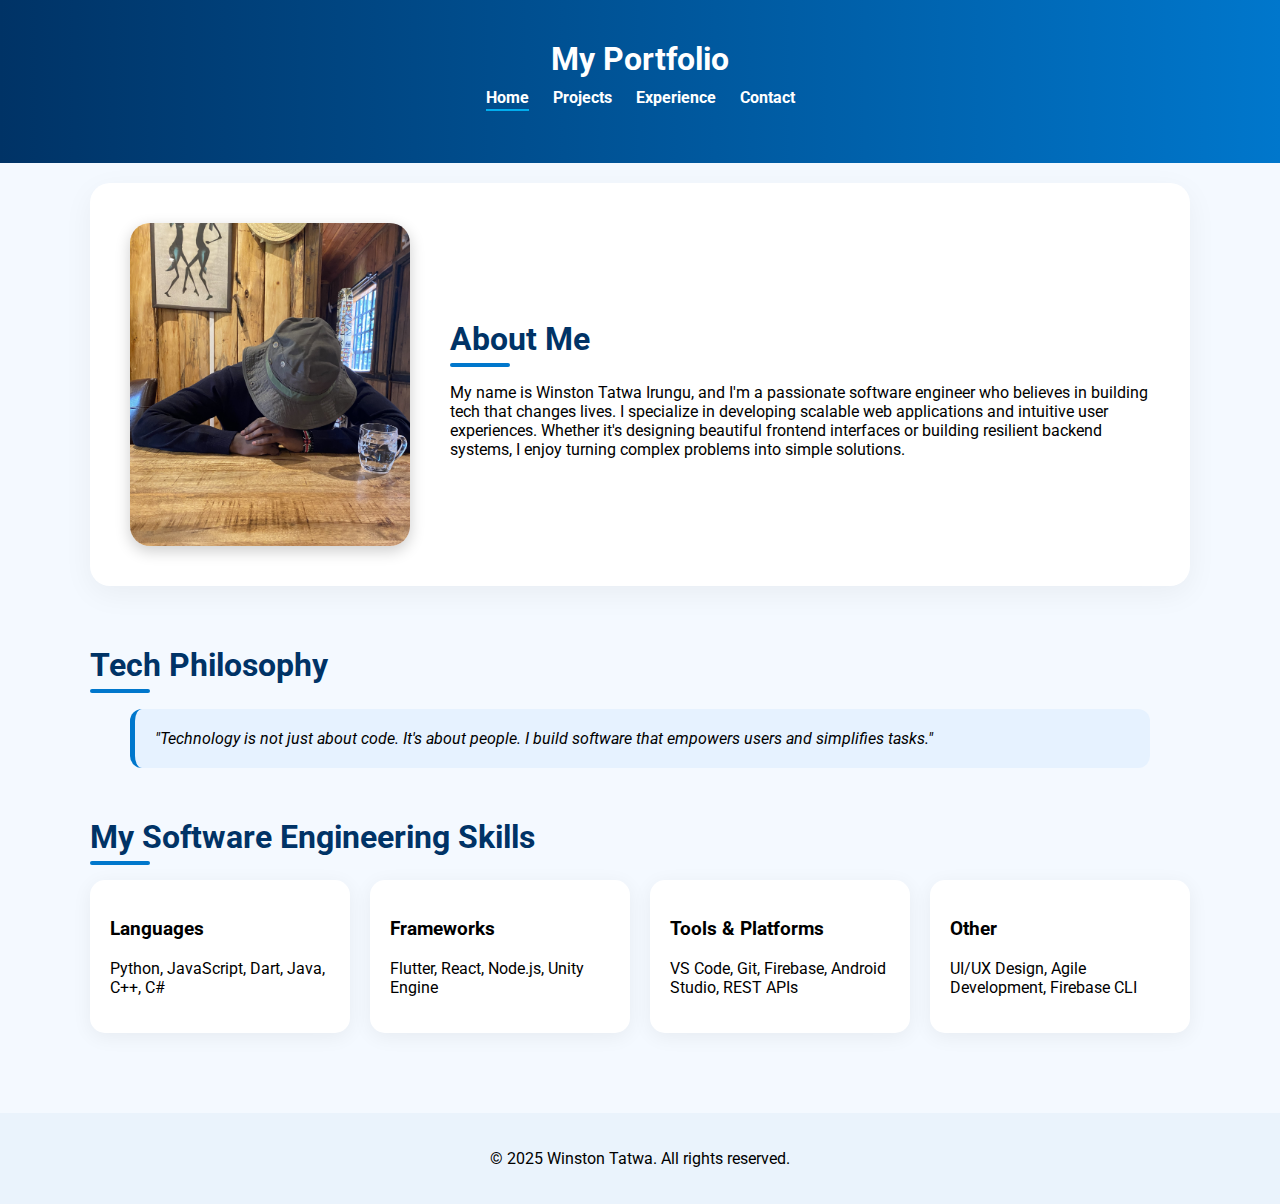
<file: index.html>
<!DOCTYPE html>
<html lang="en">
<head>
  <meta charset="UTF-8" />
  <meta name="viewport" content="width=device-width, initial-scale=1.0"/>
  <title>Winston Tatwa - Software Engineer</title>

  <!--  External CSS -->
  <link rel="stylesheet" href="style.css" />

  <!--  Embedded CSS -->
  <style>
    .about-section {
      display: flex;
      align-items: center;
      gap: 40px;
      margin-bottom: 60px;
      background: #ffffff;
      padding: 40px;
      border-radius: 20px;
      box-shadow: 0 8px 30px rgba(0, 0, 0, 0.05);
    }

    .about-section img {
      width: 280px;
      height: auto;
      border-radius: 20px;
      box-shadow: 0 5px 15px rgba(0, 0, 0, 0.2);
    }

    .section-heading {
      font-size: 2rem;
      font-weight: bold;
      color: #003366;
      margin-bottom: 15px;
      position: relative;
    }

    .section-heading::after {
      content: "";
      display: block;
      width: 60px;
      height: 4px;
      background: #0077cc;
      margin-top: 5px;
      border-radius: 5px;
    }

    blockquote {
      background-color: #e6f2ff;
      border-left: 5px solid #0077cc;
      font-style: italic;
      padding: 20px;
      margin-bottom: 50px;
      border-radius: 12px;
    }

    .skills-section {
      display: grid;
      grid-template-columns: repeat(auto-fit, minmax(250px, 1fr));
      gap: 20px;
    }

    .skill-card {
      background: white;
      padding: 20px;
      border-radius: 15px;
      box-shadow: 0 4px 20px rgba(0, 0, 0, 0.06);
      transition: transform 0.3s ease;
    }

    .skill-card:hover {
      transform: translateY(-5px);
    }
  </style>
</head>
<body style="background-color: #f4f9ff;"> <!-- Inline CSS here -->

  <header class="header">
    <div class="container">
      <h1 class="site-title">My Portfolio</h1>
      <nav class="nav">
        <ul>
          <li><a href="index.html" class="active">Home</a></li>
          <li><a href="projects.html">Projects</a></li>
          <li><a href="experience.html">Experience</a></li>
	  <li><a href="contact.html">Contact</a></li>
        </ul>
      </nav>
    </div>
  </header>

  <main class="container">
    <!-- About Me -->
    <section class="about-section">
      <img src="Images/IMG_3787.jpg" alt="Winston Tatwa">
      <div>
        <h2 class="section-heading">About Me</h2>
        <p>
          My name is Winston Tatwa Irungu, and I'm a passionate software engineer
          who believes in building tech that changes lives. I specialize in developing
          scalable web applications and intuitive user experiences. Whether it's
          designing beautiful frontend interfaces or building resilient backend systems,
          I enjoy turning complex problems into simple solutions.
        </p>
      </div>
    </section>

    <!-- Tech Philosophy -->
    <h2 class="section-heading">Tech Philosophy</h2>
    <blockquote>
      "Technology is not just about code. It's about people. I build software that empowers users and simplifies tasks."
    </blockquote>

    <!-- Skills -->
    <h2 class="section-heading">My Software Engineering Skills</h2>
    <section class="skills-section">
      <div class="skill-card">
        <h3>Languages</h3>
        <p>Python, JavaScript, Dart, Java, C++, C#</p>
      </div>
      <div class="skill-card">
        <h3>Frameworks</h3>
        <p>Flutter, React, Node.js, Unity Engine</p>
      </div>
      <div class="skill-card">
        <h3>Tools & Platforms</h3>
        <p>VS Code, Git, Firebase, Android Studio, REST APIs</p>
      </div>
      <div class="skill-card">
        <h3>Other</h3>
        <p>UI/UX Design, Agile Development, Firebase CLI</p>
      </div>
    </section>
  </main>

  <footer class="footer">
    <p>© 2025 Winston Tatwa. All rights reserved.</p>
  </footer>
</body>
</html>
</file>
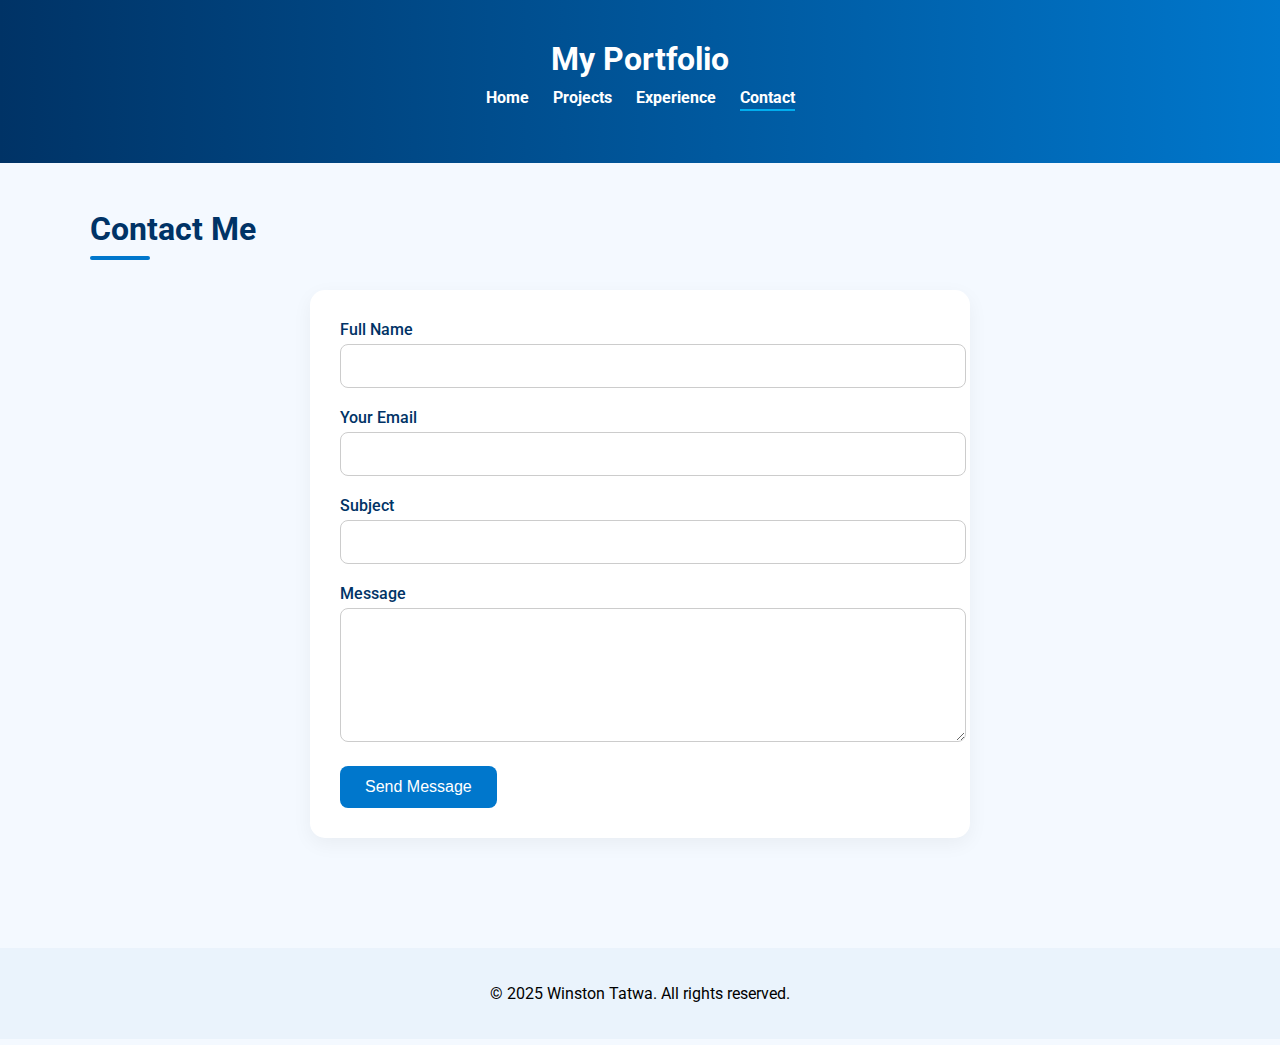
<file: contact.html>
<!DOCTYPE html>
<html lang="en">
<head>
  <meta charset="UTF-8" />
  <title>Contact Me - Winston Tatwa</title>
  <link rel="stylesheet" href="style.css" />

  <!-- Embedded CSS for form styling -->
  <style>
    .section-heading {
      font-size: 2rem;
      font-weight: bold;
      color: #003366;
      margin-bottom: 20px;
      position: relative;
    }

    .section-heading::after {
      content: '';
      display: block;
      width: 60px;
      height: 4px;
      background: #0077cc;
      margin-top: 8px;
      border-radius: 5px;
    }

    .contact-form {
      background: white;
      padding: 30px;
      border-radius: 15px;
      max-width: 600px;
      margin: 30px auto;
      box-shadow: 0 6px 20px rgba(0, 0, 0, 0.05);
    }

    .contact-form label {
      display: block;
      margin-bottom: 5px;
      font-weight: 500;
      color: #003366;
    }

    .contact-form input,
    .contact-form textarea {
      width: 100%;
      padding: 12px;
      margin-bottom: 20px;
      border: 1px solid #ccc;
      border-radius: 8px;
      font-size: 1rem;
    }

    .contact-form button {
      background-color: #0077cc;
      color: white;
      padding: 12px 25px;
      border: none;
      border-radius: 8px;
      font-size: 1rem;
      cursor: pointer;
      transition: background-color 0.3s ease;
    }

    .contact-form button:hover {
      background-color: #005fa3;
    }
  </style>
</head>
<body style="background-color: #f4f9ff;">
  <header class="header">
    <div class="container">
      <h1 class="site-title">My Portfolio</h1>
      <nav class="nav">
        <ul>
          <li><a href="index.html">Home</a></li>
          <li><a href="projects.html">Projects</a></li>
          <li><a href="experience.html">Experience</a></li>
          <li><a href="contact.html" class="active">Contact</a></li>
        </ul>
      </nav>
    </div>
  </header>

  <main class="container">
    <h2 class="section-heading">Contact Me</h2>

    <form class="contact-form" action="mailto:tatwairungu@icloud.com" method="POST" enctype="text/plain">
      <label for="name">Full Name</label>
      <input type="text" id="name" name="name" required>

      <label for="email">Your Email</label>
      <input type="email" id="email" name="email" required>

      <label for="subject">Subject</label>
      <input type="text" id="subject" name="subject" required>

      <label for="message">Message</label>
      <textarea id="message" name="message" rows="6" required></textarea>

      <button type="submit">Send Message</button>
    </form>
  </main>

  <footer class="footer">
    <p>© 2025 Winston Tatwa. All rights reserved.</p>
  </footer>
</body>
</html>
</file>
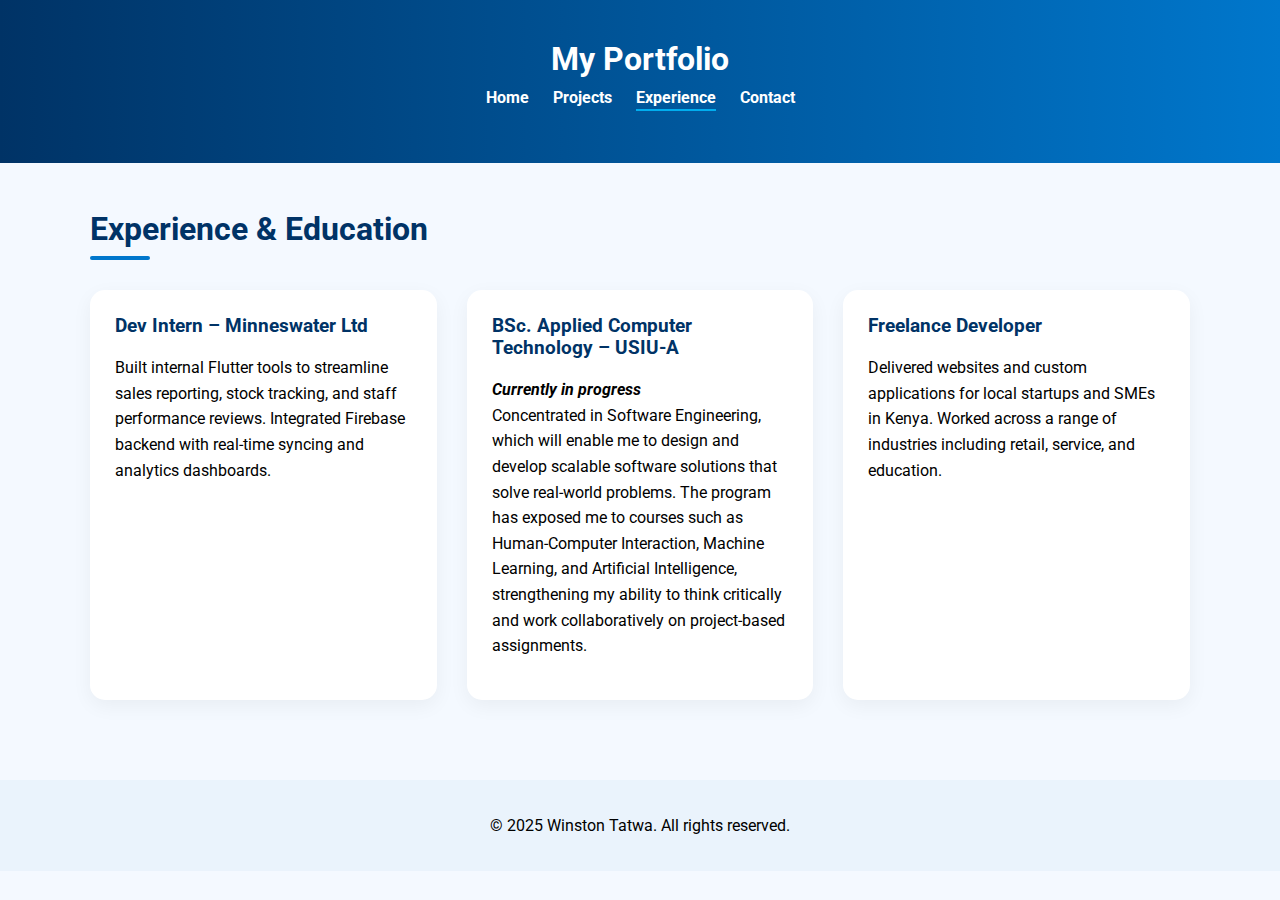
<file: experience.html>
<!DOCTYPE html>
<html lang="en">
<head>
  <meta charset="UTF-8" />
  <title>Experience - Winston Tatwa</title>
  <link rel="stylesheet" href="style.css" />

  <!-- Embedded CSS for Experience Page -->
  <style>
    .section-heading {
      font-size: 2rem;
      font-weight: bold;
      color: #003366;
      margin-bottom: 20px;
      position: relative;
    }

    .section-heading::after {
      content: '';
      display: block;
      width: 60px;
      height: 4px;
      background: #0077cc;
      margin-top: 8px;
      border-radius: 5px;
    }

    .experience-grid {
      display: grid;
      grid-template-columns: repeat(auto-fit, minmax(300px, 1fr));
      gap: 30px;
      margin-top: 30px;
    }

    .experience-card {
      background: white;
      padding: 25px;
      border-radius: 15px;
      box-shadow: 0 6px 20px rgba(0, 0, 0, 0.05);
      transition: transform 0.3s ease;
    }

    .experience-card:hover {
      transform: translateY(-5px);
    }

    .experience-card h3 {
      margin-top: 0;
      color: #003366;
    }

    .experience-card p {
      font-size: 1rem;
      line-height: 1.6;
    }
  </style>
</head>
<body style="background-color: #f4f9ff;">
  <header class="header">
    <div class="container">
      <h1 class="site-title">My Portfolio</h1>
      <nav class="nav">
        <ul>
          <li><a href="index.html">Home</a></li>
          <li><a href="projects.html">Projects</a></li>
          <li><a href="experience.html" class="active">Experience</a></li>
          <li><a href="contact.html">Contact</a></li>
        </ul>
      </nav>
    </div>
  </header>

  <main class="container">
    <h2 class="section-heading">Experience & Education</h2>

    <div class="experience-grid">
      <div class="experience-card">
        <h3>Dev Intern – Minneswater Ltd</h3>
        <p>
          Built internal Flutter tools to streamline sales reporting, stock tracking, and staff performance reviews. 
          Integrated Firebase backend with real-time syncing and analytics dashboards.
        </p>
      </div>

      <div class="experience-card">
        <h3>BSc. Applied Computer Technology – USIU-A</h3>
  <p>
    <em><strong>Currently in progress</strong></em><br>
    Concentrated in Software Engineering, which will enable me to design and develop scalable software solutions that solve real-world problems.
    The program has exposed me to courses such as Human-Computer Interaction, Machine Learning, and Artificial Intelligence, strengthening my ability to think critically and work collaboratively on project-based assignments.
  </p>
      </div>

      <div class="experience-card">
        <h3>Freelance Developer</h3>
        <p>
          Delivered websites and custom applications for local startups and SMEs in Kenya. 
          Worked across a range of industries including retail, service, and education.
        </p>
      </div>
    </div>
  </main>

  <footer class="footer">
    <p>© 2025 Winston Tatwa. All rights reserved.</p>
  </footer>
</body>
</html>
</file>
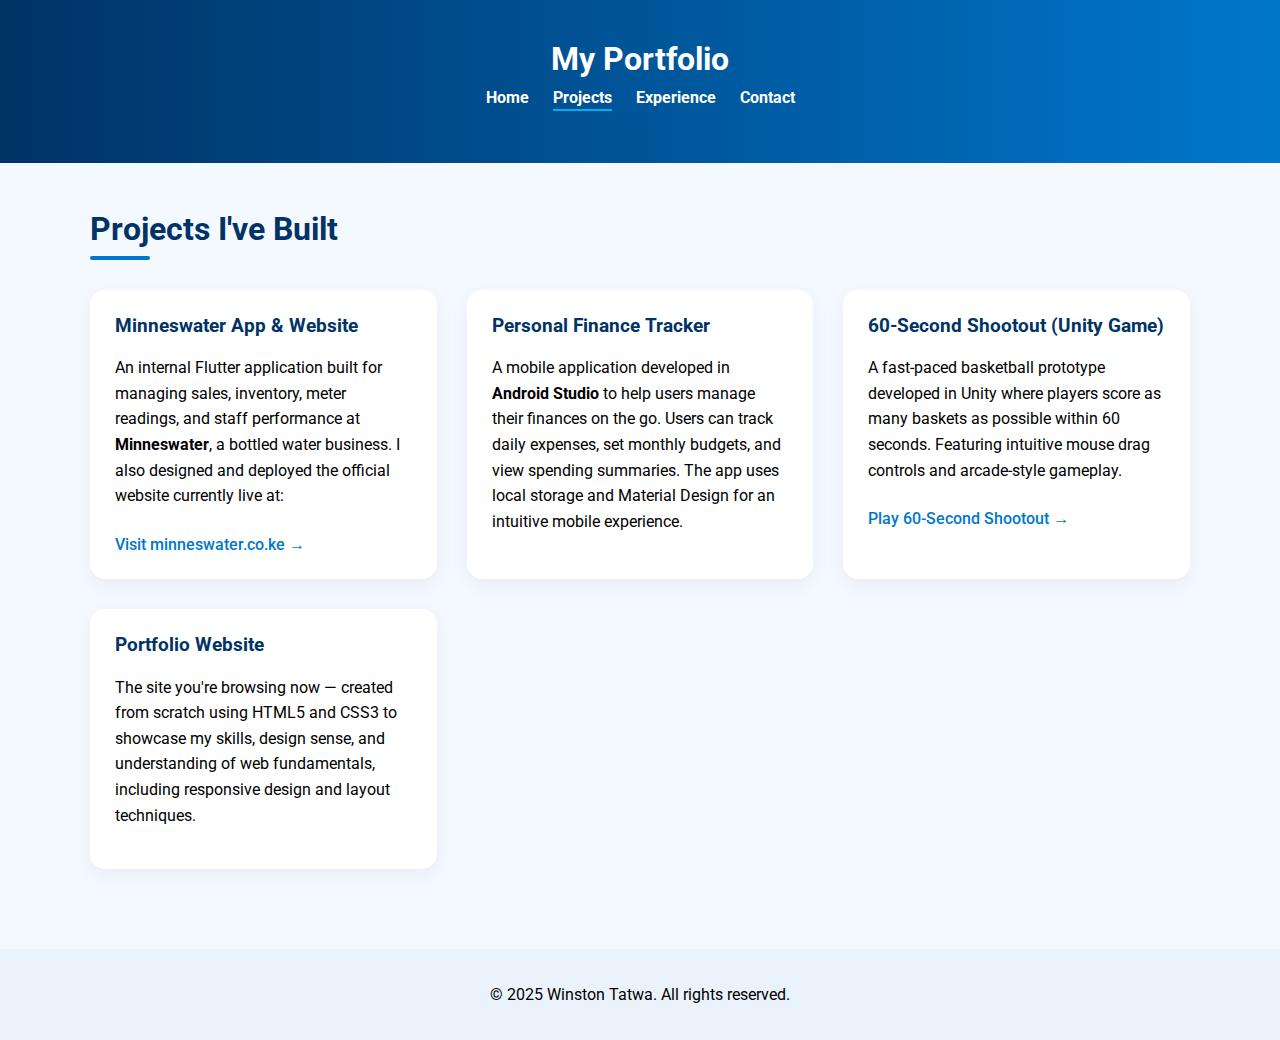
<file: projects.html>
<!DOCTYPE html>  
<html lang="en">
<head>
  <meta charset="UTF-8" />
  <title>Projects - Winston Tatwa</title>
  <link rel="stylesheet" href="style.css" />

  <!-- Embedded CSS for this page only -->
  <style>
    .section-heading {
      font-size: 2rem;
      font-weight: bold;
      color: #003366;
      margin-bottom: 20px;
      position: relative;
    }

    .section-heading::after {
      content: '';
      display: block;
      width: 60px;
      height: 4px;
      background: #0077cc;
      margin-top: 8px;
      border-radius: 5px;
    }

    .project-grid {
      display: grid;
      grid-template-columns: repeat(auto-fit, minmax(280px, 1fr));
      gap: 30px;
      margin-top: 30px;
    }

    .project-card {
      background: white;
      padding: 25px;
      border-radius: 15px;
      box-shadow: 0 6px 20px rgba(0, 0, 0, 0.05);
      transition: transform 0.3s ease;
    }

    .project-card:hover {
      transform: translateY(-6px);
    }

    .project-card h3 {
      margin-top: 0;
      color: #003366;
    }

    .project-card p {
      font-size: 1rem;
      line-height: 1.6;
    }

    .project-card a {
      display: inline-block;
      margin-top: 10px;
      color: #0077cc;
      text-decoration: none;
      font-weight: 500;
    }

    .project-card a:hover {
      text-decoration: underline;
    }
  </style>
</head>
<body style="background-color: #f4f9ff;">
  <header class="header">
    <div class="container">
      <h1 class="site-title">My Portfolio</h1>
      <nav class="nav">
        <ul>
          <li><a href="index.html">Home</a></li>
          <li><a href="projects.html" class="active">Projects</a></li>
          <li><a href="experience.html">Experience</a></li>
          <li><a href="contact.html">Contact</a></li>
        </ul>
      </nav>
    </div>
  </header>

  <main class="container">
    <h2 class="section-heading">Projects I've Built</h2>

    <div class="project-grid">
      <div class="project-card">
        <h3>Minneswater App & Website</h3>
        <p>
          An internal Flutter application built for managing sales, inventory, meter readings,
          and staff performance at <strong>Minneswater</strong>, a bottled water business.
          I also designed and deployed the official website currently live at:
        </p>
        <a href="https://minneswater.co.ke" target="_blank">Visit minneswater.co.ke →</a>
      </div>

      <div class="project-card">
        <h3>Personal Finance Tracker</h3>
        <p>
          A mobile application developed in <strong>Android Studio</strong> to help users manage their finances on the go. 
          Users can track daily expenses, set monthly budgets, and view spending summaries. The app uses local storage
          and Material Design for an intuitive mobile experience.
        </p>
      </div>

      <div class="project-card">
        <h3>60-Second Shootout (Unity Game)</h3>
        <p>
          A fast-paced basketball prototype developed in Unity where players score as many baskets as possible
          within 60 seconds. Featuring intuitive mouse drag controls and arcade-style gameplay.
        </p>
        <a href="https://play.unity.com/en/games/9faae913-b0b0-4abc-819d-dd062534c8ec/60-second-shootout" target="_blank">
          Play 60-Second Shootout →
        </a>
      </div>

      <div class="project-card">
        <h3>Portfolio Website</h3>
        <p>
          The site you're browsing now — created from scratch using HTML5 and CSS3 to showcase my skills,
          design sense, and understanding of web fundamentals, including responsive design and layout techniques.
        </p>
      </div>
    </div>
  </main>

  <footer class="footer">
    <p>© 2025 Winston Tatwa. All rights reserved.</p>
  </footer>
</body>
</html>
</file>
<file: style.css>
@import url('https://fonts.googleapis.com/css2?family=Roboto:wght@400;700&display=swap');

body {
  font-family: 'Roboto', sans-serif;
  margin: 0;
  padding: 0;
}

.container {
  max-width: 1100px;
  margin: auto;
  padding: 20px;
}

.header {
  background: linear-gradient(to right, #003366, #0077cc);
  color: white;
  padding: 20px;
  text-align: center;
}

.site-title {
  margin: 0;
  font-size: 2rem;
}

.nav ul {
  list-style: none;
  padding: 0;
  margin-top: 10px;
}

.nav li {
  display: inline-block;
  margin: 0 10px;
}

.nav a {
  color: white;
  text-decoration: none;
  font-weight: bold;
}

.nav a.active,
.nav a:hover {
  border-bottom: 2px solid #00aeef;
  padding-bottom: 2px;
}

.footer {
  text-align: center;
  margin-top: 60px;
  padding: 20px;
  background: #eaf3fc;
}
</file>
